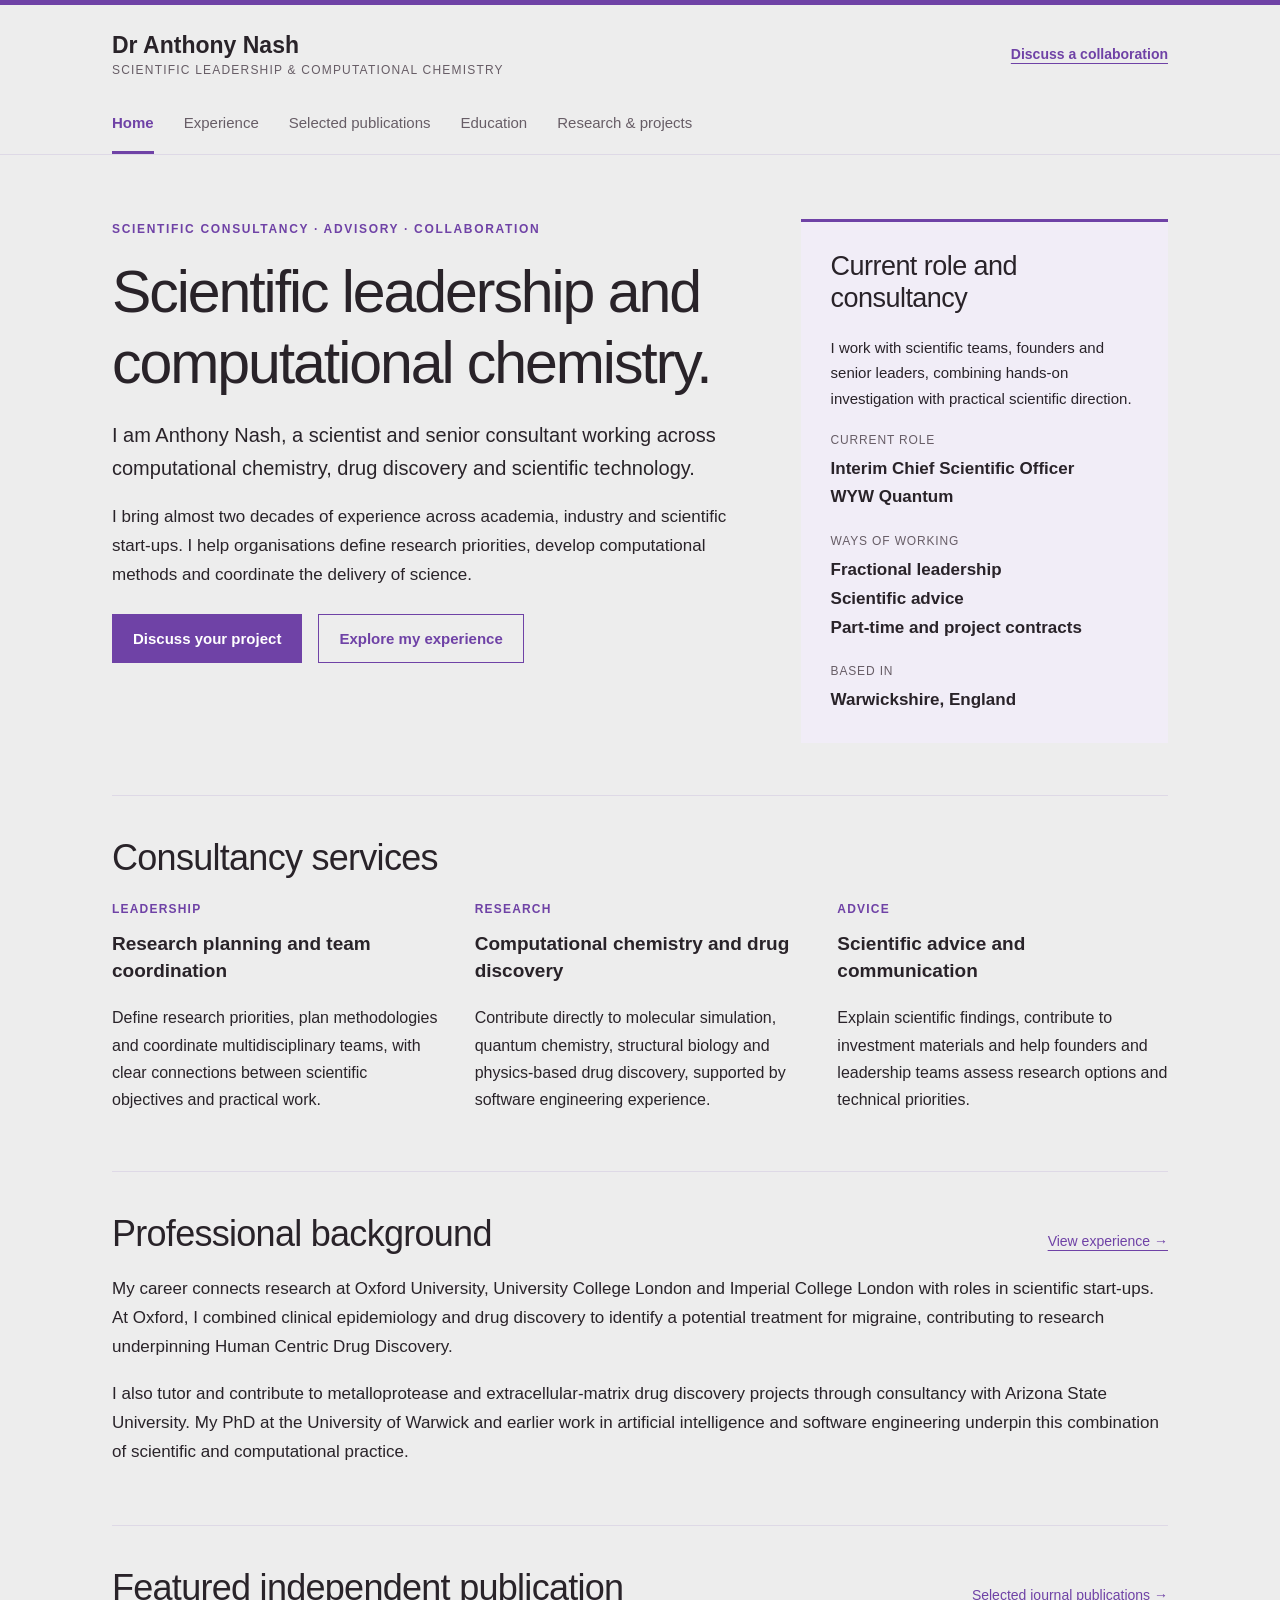
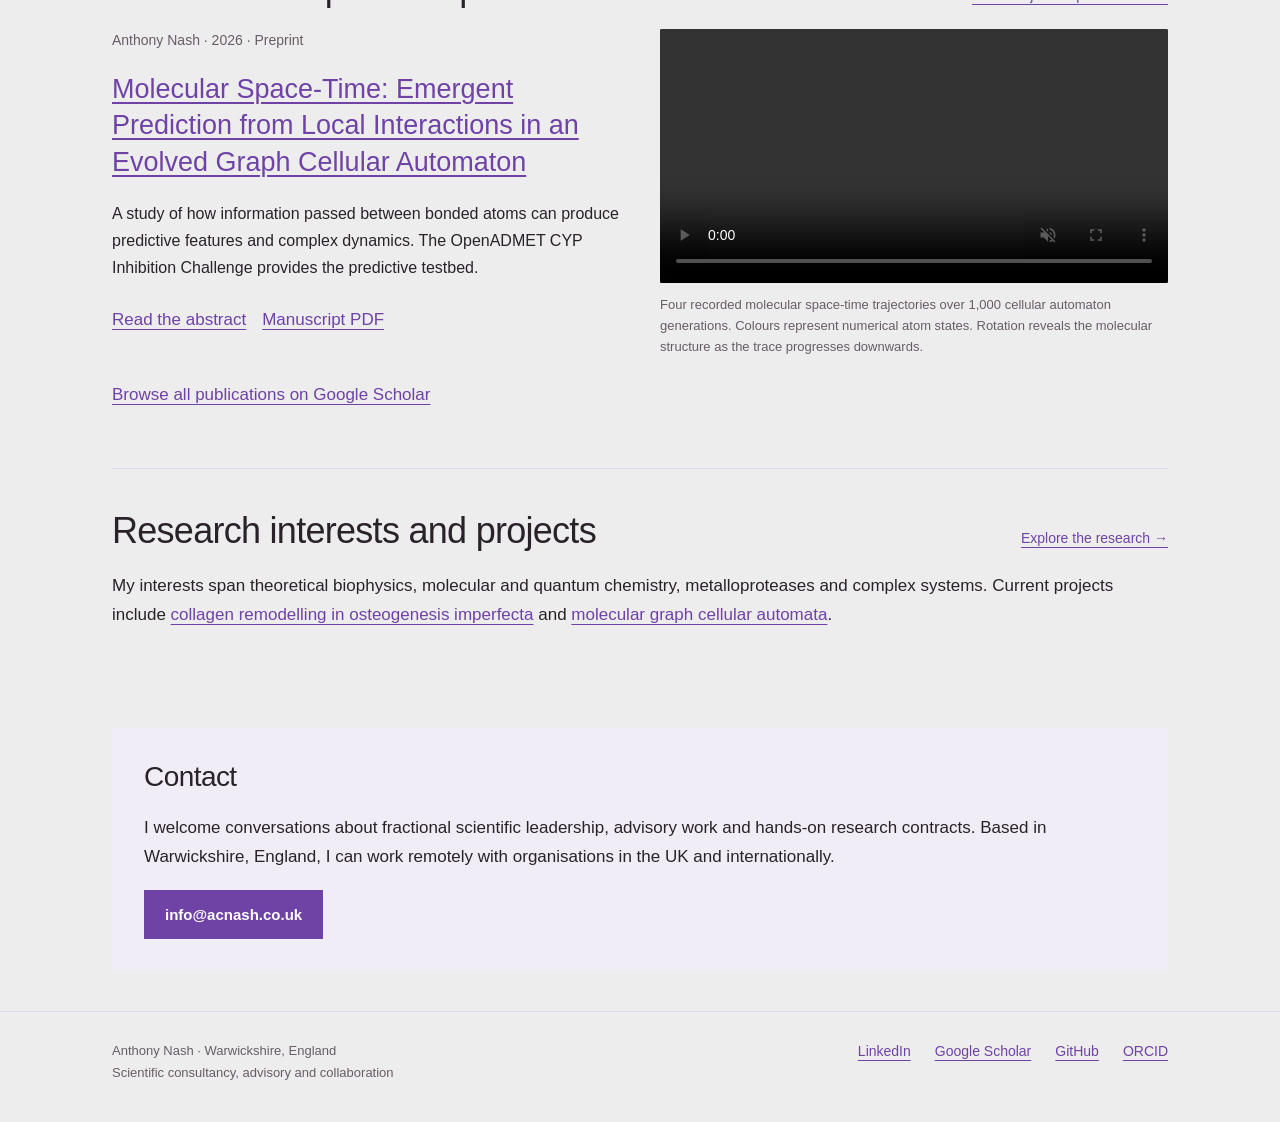
<file: index.html>
<!doctype html>
<html lang="en-GB"><head><meta charset="utf-8"><meta name="viewport" content="width=device-width, initial-scale=1">
<meta name="google-site-verification" content="pUQUqC7unUI2fWtByzZLzYiBhMAr6poU5VL-ZXD7ToI">
<title>Scientific leadership &amp; computational chemistry | Dr Anthony Nash</title><meta name="description" content="Dr Anthony Nash: fractional scientific leadership, consultancy and hands-on computational research in drug discovery and the life sciences.">
<link rel="canonical" href="https://acnash.github.io/"><link rel="stylesheet" href="assets/site.css?v=20261119-purple">
<meta property="og:title" content="Scientific leadership &amp; computational chemistry | Dr Anthony Nash"><meta property="og:description" content="Dr Anthony Nash: fractional scientific leadership, consultancy and hands-on computational research in drug discovery and the life sciences."><meta property="og:type" content="website"><meta property="og:url" content="https://acnash.github.io/">
</head><body><a class="skip" href="#main">Skip to content</a>
<header class="site-header"><div class="wrap"><div class="topline"><a class="brand" href="index.html">Dr Anthony Nash<small>Scientific leadership &amp; computational chemistry</small></a><a class="contact-link" href="mailto:info@acnash.co.uk">Discuss a collaboration</a></div><nav class="primary-nav" aria-label="Main navigation"><a href="index.html" aria-current="page">Home</a><a href="experience.html">Experience</a><a href="publications.html">Selected publications</a><a href="education.html">Education</a><a href="research.html">Research & projects</a></nav></div></header>
<main class="wrap" id="main">
<section class="hero"><div><p class="eyebrow">Scientific consultancy · Advisory · Collaboration</p><h1>Scientific leadership and computational chemistry.</h1><p class="lead">I am Anthony Nash, a scientist and senior consultant working across computational chemistry, drug discovery and scientific technology.</p><p>I bring almost two decades of experience across academia, industry and scientific start-ups. I help organisations define research priorities, develop computational methods and coordinate the delivery of science.</p><div class="actions"><a class="button" href="mailto:info@acnash.co.uk">Discuss your project</a><a class="button secondary" href="experience.html">Explore my experience</a></div></div><aside aria-label="Professional overview"><h2>Current role and consultancy</h2><p>I work with scientific teams, founders and senior leaders, combining hands-on investigation with practical scientific direction.</p><dl><dt>Current role</dt><dd>Interim Chief Scientific Officer<br>WYW Quantum</dd><dt>Ways of working</dt><dd>Fractional leadership<br>Scientific advice<br>Part-time and project contracts</dd><dt>Based in</dt><dd>Warwickshire, England</dd></dl></aside></section>
<section class="section" id="consulting"><h2>Consultancy services</h2><div class="columns"><div><span class="number">LEADERSHIP</span><h3>Research planning and team coordination</h3><p>Define research priorities, plan methodologies and coordinate multidisciplinary teams, with clear connections between scientific objectives and practical work.</p></div><div><span class="number">RESEARCH</span><h3>Computational chemistry and drug discovery</h3><p>Contribute directly to molecular simulation, quantum chemistry, structural biology and physics-based drug discovery, supported by software engineering experience.</p></div><div><span class="number">ADVICE</span><h3>Scientific advice and communication</h3><p>Explain scientific findings, contribute to investment materials and help founders and leadership teams assess research options and technical priorities.</p></div></div></section>
<section class="section" id="background"><div class="section-heading"><h2>Professional background</h2><a href="experience.html">View experience →</a></div><div class="reading"><p>My career connects research at Oxford University, University College London and Imperial College London with roles in scientific start-ups. At Oxford, I combined clinical epidemiology and drug discovery to identify a potential treatment for migraine, contributing to research underpinning Human Centric Drug Discovery.</p><p>I also tutor and contribute to metalloprotease and extracellular-matrix drug discovery projects through consultancy with Arizona State University. My PhD at the University of Warwick and earlier work in artificial intelligence and software engineering underpin this combination of scientific and computational practice.</p></div></section>
<section class="section" id="manuscript"><div class="section-heading"><h2>Featured independent publication</h2><a href="publications.html">Selected journal publications →</a></div><div class="feature"><div><p class="meta">Anthony Nash · 2026 · Preprint</p><h3><a href="https://acnash.github.io/Strange-Matter-Engine/">Molecular Space-Time: Emergent Prediction from Local Interactions in an Evolved Graph Cellular Automaton</a></h3><p>A study of how information passed between bonded atoms can produce predictive features and complex dynamics. The OpenADMET CYP Inhibition Challenge provides the predictive testbed.</p><div class="actions"><a href="https://acnash.github.io/Strange-Matter-Engine/">Read the abstract</a><a href="https://acnash.github.io/Strange-Matter-Engine/molecular-space-time.pdf">Manuscript PDF</a></div></div><figure><video controls autoplay muted loop playsinline preload="metadata" aria-label="Four recorded molecular space-time trajectories" aria-describedby="trajectory-caption"><source src="assets/molecular-space-time-four-trajectories.mp4" type="video/mp4"><p><a href="assets/molecular-space-time-four-trajectories.mp4">Watch the molecular space-time trajectories.</a></p></video><figcaption id="trajectory-caption">Four recorded molecular space-time trajectories over 1,000 cellular automaton generations. Colours represent numerical atom states. Rotation reveals the molecular structure as the trace progresses downwards.</figcaption></figure></div><p style="margin-top:24px"><a href="https://scholar.google.com/citations?user=MZcEEh0AAAAJ&amp;hl=en">Browse all publications on Google Scholar</a></p></section>
<section class="section" id="research"><div class="section-heading"><h2>Research interests and projects</h2><a href="research.html">Explore the research →</a></div><p class="reading">My interests span theoretical biophysics, molecular and quantum chemistry, metalloproteases and complex systems. Current projects include <a href="https://github.com/acnash/mmp1-collagen-oi-adaptive-md">collagen remodelling in osteogenesis imperfecta</a> and <a href="https://github.com/acnash/Strange-Matter-Engine">molecular graph cellular automata</a>.</p></section>
<section class="contact-panel" id="contact"><h2>Contact</h2><p>I welcome conversations about fractional scientific leadership, advisory work and hands-on research contracts. Based in Warwickshire, England, I can work remotely with organisations in the UK and internationally.</p><a class="button" href="mailto:info@acnash.co.uk">info@acnash.co.uk</a></section></main>
<footer class="site-footer"><div class="wrap"><p>Anthony Nash · Warwickshire, England<br>Scientific consultancy, advisory and collaboration</p><div class="profiles"><a href="https://www.linkedin.com/in/dr-anthony-nash-7050078/">LinkedIn</a><a href="https://scholar.google.com/citations?user=MZcEEh0AAAAJ&amp;hl=en">Google Scholar</a><a href="https://github.com/acnash">GitHub</a><a href="https://orcid.org/0000-0001-8212-0302">ORCID</a></div></div></footer>
</body></html>
</file>
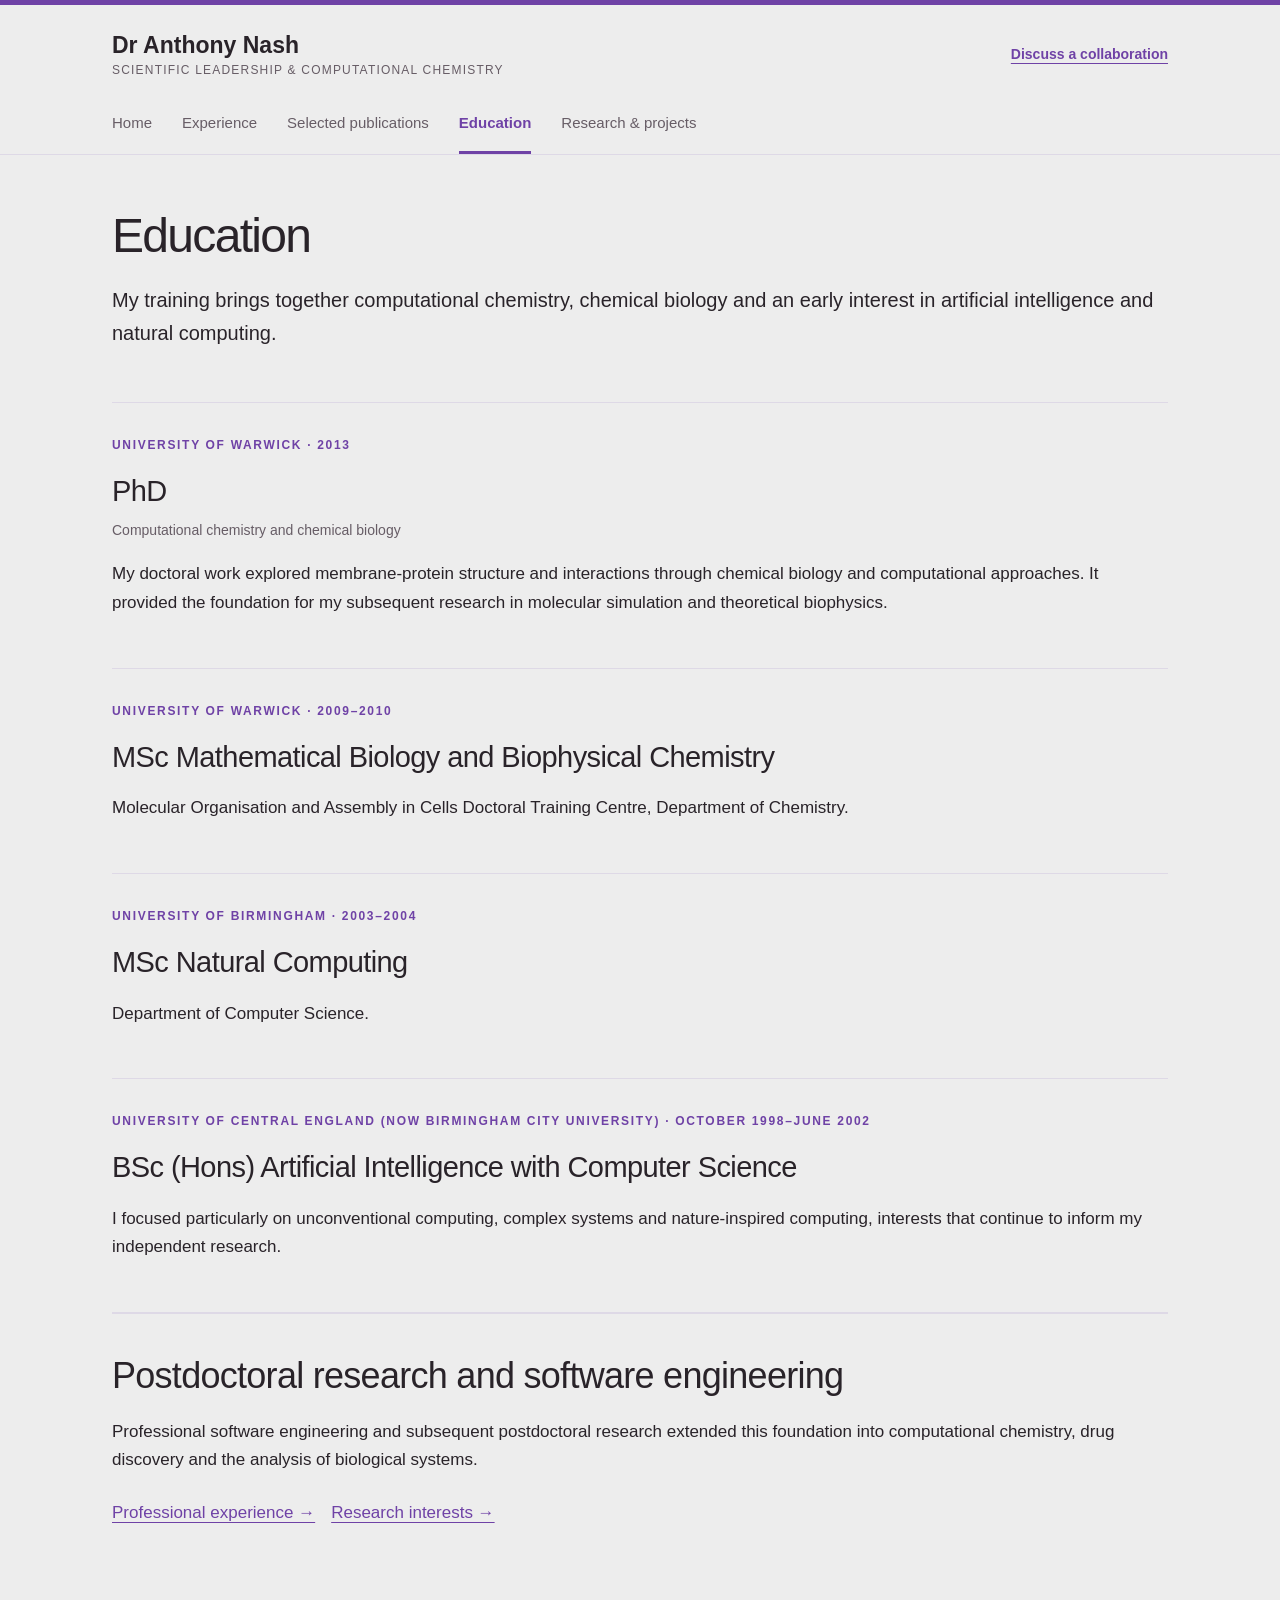
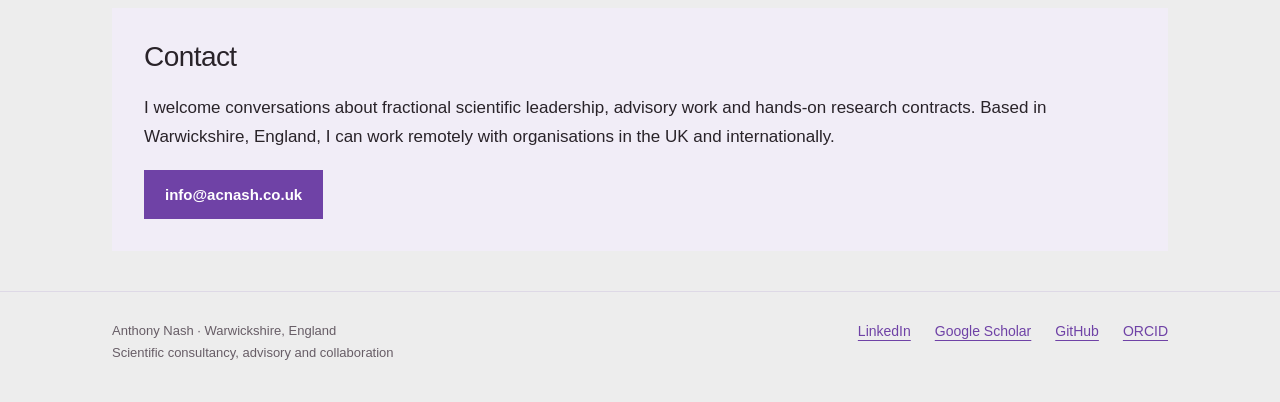
<file: education.html>
<!doctype html>
<html lang="en-GB"><head><meta charset="utf-8"><meta name="viewport" content="width=device-width, initial-scale=1">
<meta name="google-site-verification" content="pUQUqC7unUI2fWtByzZLzYiBhMAr6poU5VL-ZXD7ToI">
<title>Education | Dr Anthony Nash</title><meta name="description" content="Education of Dr Anthony Nash: PhD, MSc Mathematical Biology and Biophysical Chemistry, MSc Natural Computing and undergraduate study in artificial intelligence.">
<link rel="canonical" href="https://acnash.github.io/education.html"><link rel="stylesheet" href="assets/site.css?v=20261119-purple">
<meta property="og:title" content="Education | Dr Anthony Nash"><meta property="og:description" content="Education of Dr Anthony Nash: PhD, MSc Mathematical Biology and Biophysical Chemistry, MSc Natural Computing and undergraduate study in artificial intelligence."><meta property="og:type" content="website"><meta property="og:url" content="https://acnash.github.io/education.html">
</head><body><a class="skip" href="#main">Skip to content</a>
<header class="site-header"><div class="wrap"><div class="topline"><a class="brand" href="index.html">Dr Anthony Nash<small>Scientific leadership &amp; computational chemistry</small></a><a class="contact-link" href="mailto:info@acnash.co.uk">Discuss a collaboration</a></div><nav class="primary-nav" aria-label="Main navigation"><a href="index.html">Home</a><a href="experience.html">Experience</a><a href="publications.html">Selected publications</a><a href="education.html" aria-current="page">Education</a><a href="research.html">Research & projects</a></nav></div></header>
<main class="wrap" id="main"><header class="page-intro"><h1>Education</h1><p class="lead">My training brings together computational chemistry, chemical biology and an early interest in artificial intelligence and natural computing.</p></header><article class="education-record"><p class="eyebrow">University of Warwick · 2013</p><h2>PhD</h2><p class="meta">Computational chemistry and chemical biology</p><p>My doctoral work explored membrane-protein structure and interactions through chemical biology and computational approaches. It provided the foundation for my subsequent research in molecular simulation and theoretical biophysics.</p></article><article class="education-record"><p class="eyebrow">University of Warwick · 2009–2010</p><h2>MSc Mathematical Biology and Biophysical Chemistry</h2><p>Molecular Organisation and Assembly in Cells Doctoral Training Centre, Department of Chemistry.</p></article><article class="education-record"><p class="eyebrow">University of Birmingham · 2003–2004</p><h2>MSc Natural Computing</h2><p>Department of Computer Science.</p></article><article class="education-record"><p class="eyebrow">University of Central England (now Birmingham City University) · October 1998–June 2002</p><h2>BSc (Hons) Artificial Intelligence with Computer Science</h2><p>I focused particularly on unconventional computing, complex systems and nature-inspired computing, interests that continue to inform my independent research.</p></article><section class="section reading"><h2>Postdoctoral research and software engineering</h2><p>Professional software engineering and subsequent postdoctoral research extended this foundation into computational chemistry, drug discovery and the analysis of biological systems.</p><div class="actions"><a href="experience.html">Professional experience →</a><a href="research.html">Research interests →</a></div></section><section class="contact-panel" id="contact"><h2>Contact</h2><p>I welcome conversations about fractional scientific leadership, advisory work and hands-on research contracts. Based in Warwickshire, England, I can work remotely with organisations in the UK and internationally.</p><a class="button" href="mailto:info@acnash.co.uk">info@acnash.co.uk</a></section></main>
<footer class="site-footer"><div class="wrap"><p>Anthony Nash · Warwickshire, England<br>Scientific consultancy, advisory and collaboration</p><div class="profiles"><a href="https://www.linkedin.com/in/dr-anthony-nash-7050078/">LinkedIn</a><a href="https://scholar.google.com/citations?user=MZcEEh0AAAAJ&amp;hl=en">Google Scholar</a><a href="https://github.com/acnash">GitHub</a><a href="https://orcid.org/0000-0001-8212-0302">ORCID</a></div></div></footer>
</body></html>
</file>
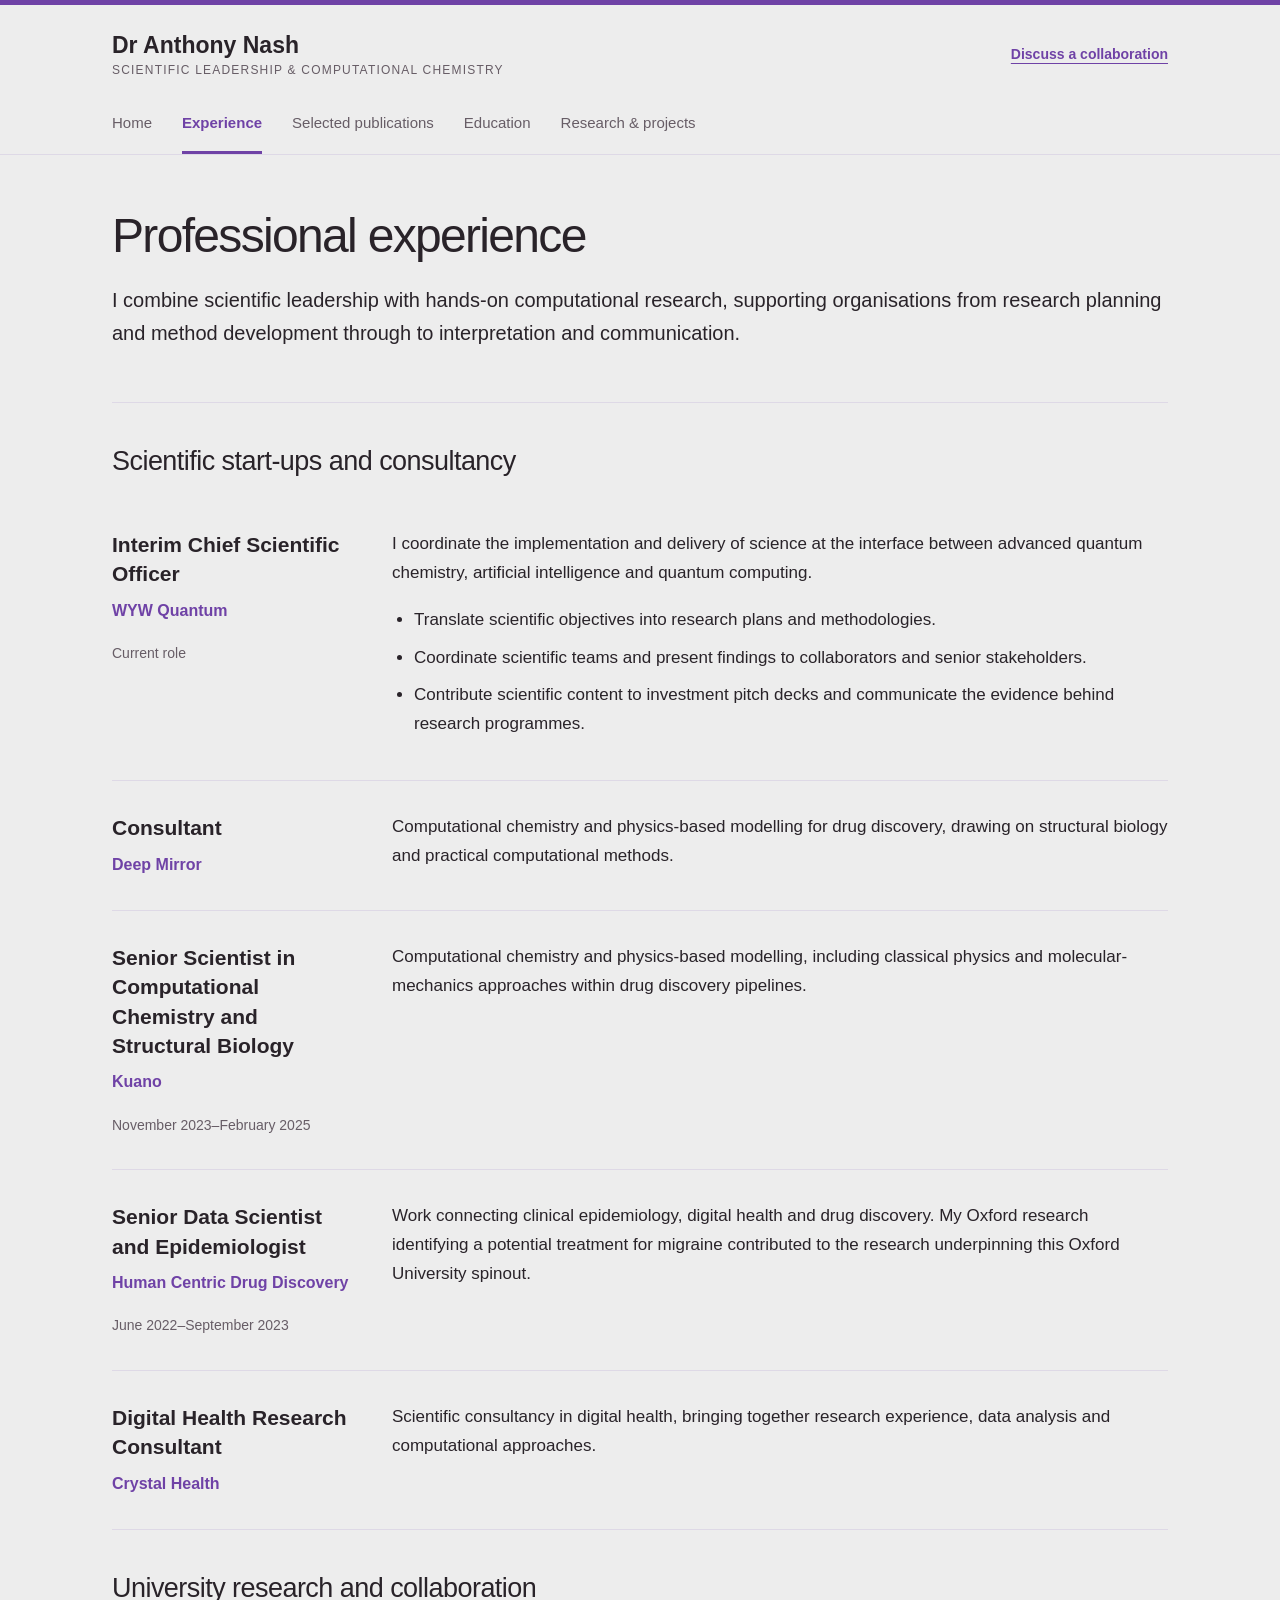
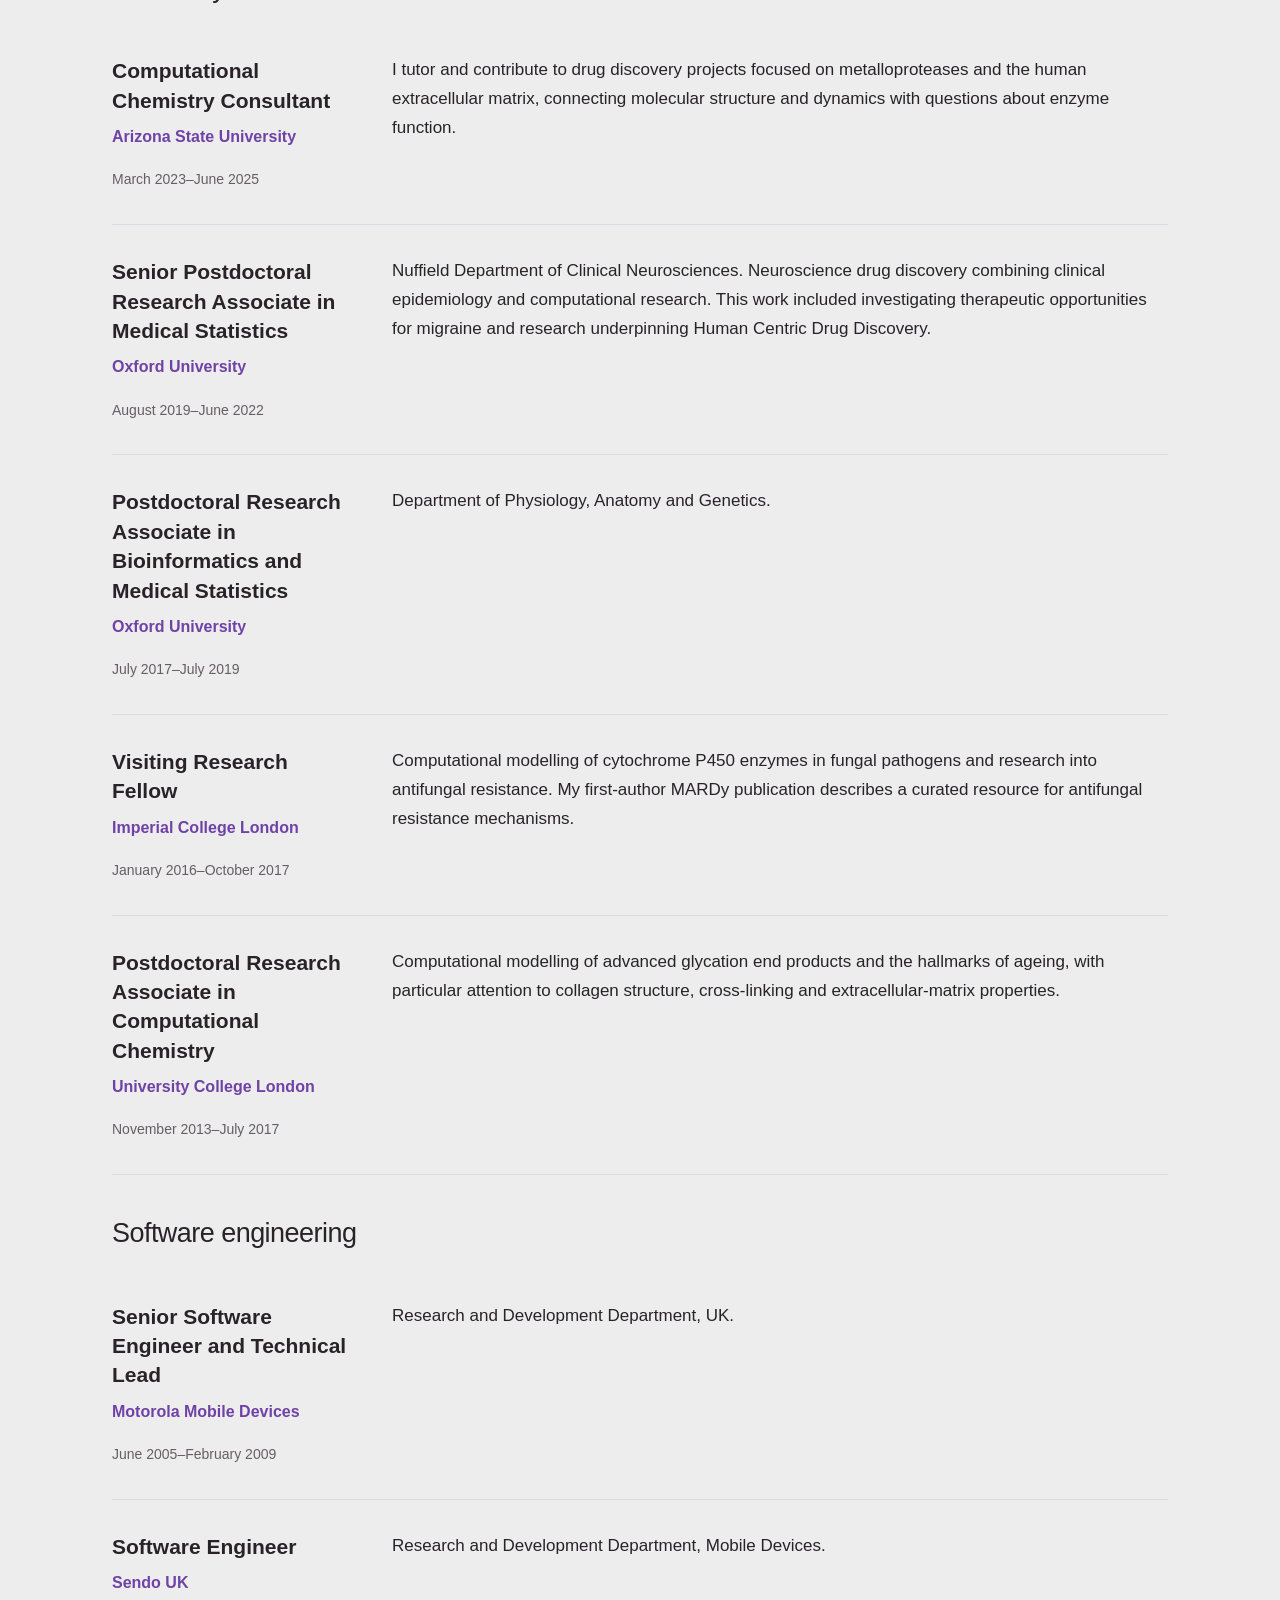
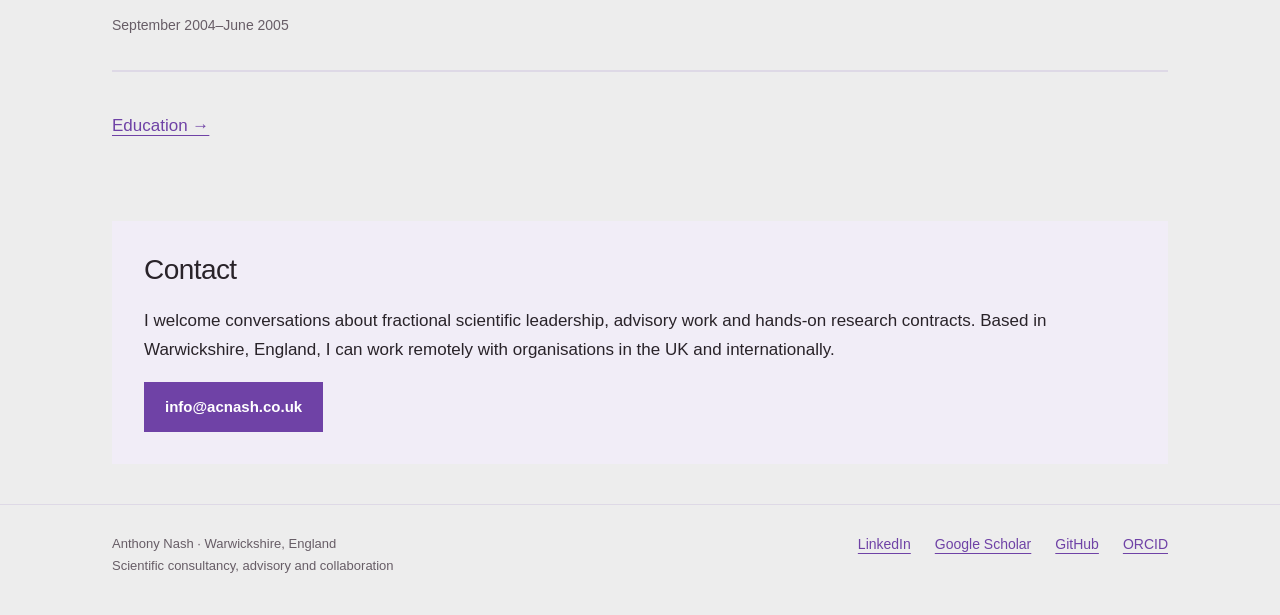
<file: experience.html>
<!doctype html>
<html lang="en-GB"><head><meta charset="utf-8"><meta name="viewport" content="width=device-width, initial-scale=1">
<meta name="google-site-verification" content="pUQUqC7unUI2fWtByzZLzYiBhMAr6poU5VL-ZXD7ToI">
<title>Experience | Dr Anthony Nash</title><meta name="description" content="Scientific leadership, start-up consultancy and academic research experience of Dr Anthony Nash.">
<link rel="canonical" href="https://acnash.github.io/experience.html"><link rel="stylesheet" href="assets/site.css?v=20261119-purple">
<meta property="og:title" content="Experience | Dr Anthony Nash"><meta property="og:description" content="Scientific leadership, start-up consultancy and academic research experience of Dr Anthony Nash."><meta property="og:type" content="website"><meta property="og:url" content="https://acnash.github.io/experience.html">
</head><body><a class="skip" href="#main">Skip to content</a>
<header class="site-header"><div class="wrap"><div class="topline"><a class="brand" href="index.html">Dr Anthony Nash<small>Scientific leadership &amp; computational chemistry</small></a><a class="contact-link" href="mailto:info@acnash.co.uk">Discuss a collaboration</a></div><nav class="primary-nav" aria-label="Main navigation"><a href="index.html">Home</a><a href="experience.html" aria-current="page">Experience</a><a href="publications.html">Selected publications</a><a href="education.html">Education</a><a href="research.html">Research & projects</a></nav></div></header>
<main class="wrap" id="main"><header class="page-intro"><h1>Professional experience</h1><p class="lead">I combine scientific leadership with hands-on computational research, supporting organisations from research planning and method development through to interpretation and communication.</p></header><h2 class="section-label">Scientific start-ups and consultancy</h2><article class="role"><div><h3>Interim Chief Scientific Officer</h3><p class="organisation">WYW Quantum</p><p class="role-note">Current role</p></div><div><p>I coordinate the implementation and delivery of science at the interface between advanced quantum chemistry, artificial intelligence and quantum computing.</p><ul><li>Translate scientific objectives into research plans and methodologies.</li><li>Coordinate scientific teams and present findings to collaborators and senior stakeholders.</li><li>Contribute scientific content to investment pitch decks and communicate the evidence behind research programmes.</li></ul></div></article><article class="role"><div><h3>Consultant</h3><p class="organisation">Deep Mirror</p></div><div><p>Computational chemistry and physics-based modelling for drug discovery, drawing on structural biology and practical computational methods.</p></div></article><article class="role"><div><h3>Senior Scientist in Computational Chemistry and Structural Biology</h3><p class="organisation">Kuano</p><p class="role-note">November 2023–February 2025</p></div><div><p>Computational chemistry and physics-based modelling, including classical physics and molecular-mechanics approaches within drug discovery pipelines.</p></div></article><article class="role"><div><h3>Senior Data Scientist and Epidemiologist</h3><p class="organisation">Human Centric Drug Discovery</p><p class="role-note">June 2022–September 2023</p></div><div><p>Work connecting clinical epidemiology, digital health and drug discovery. My Oxford research identifying a potential treatment for migraine contributed to the research underpinning this Oxford University spinout.</p></div></article><article class="role"><div><h3>Digital Health Research Consultant</h3><p class="organisation">Crystal Health</p></div><div><p>Scientific consultancy in digital health, bringing together research experience, data analysis and computational approaches.</p></div></article><h2 class="section-label">University research and collaboration</h2><article class="role"><div><h3>Computational Chemistry Consultant</h3><p class="organisation">Arizona State University</p><p class="role-note">March 2023–June 2025</p></div><div><p>I tutor and contribute to drug discovery projects focused on metalloproteases and the human extracellular matrix, connecting molecular structure and dynamics with questions about enzyme function.</p></div></article><article class="role"><div><h3>Senior Postdoctoral Research Associate in Medical Statistics</h3><p class="organisation">Oxford University</p><p class="role-note">August 2019–June 2022</p></div><div><p>Nuffield Department of Clinical Neurosciences. Neuroscience drug discovery combining clinical epidemiology and computational research. This work included investigating therapeutic opportunities for migraine and research underpinning Human Centric Drug Discovery.</p></div></article><article class="role"><div><h3>Postdoctoral Research Associate in Bioinformatics and Medical Statistics</h3><p class="organisation">Oxford University</p><p class="role-note">July 2017–July 2019</p></div><div><p>Department of Physiology, Anatomy and Genetics.</p></div></article><article class="role"><div><h3>Visiting Research Fellow</h3><p class="organisation">Imperial College London</p><p class="role-note">January 2016–October 2017</p></div><div><p>Computational modelling of cytochrome P450 enzymes in fungal pathogens and research into antifungal resistance. My first-author MARDy publication describes a curated resource for antifungal resistance mechanisms.</p></div></article><article class="role"><div><h3>Postdoctoral Research Associate in Computational Chemistry</h3><p class="organisation">University College London</p><p class="role-note">November 2013–July 2017</p></div><div><p>Computational modelling of advanced glycation end products and the hallmarks of ageing, with particular attention to collagen structure, cross-linking and extracellular-matrix properties.</p></div></article><h2 class="section-label">Software engineering</h2><article class="role"><div><h3>Senior Software Engineer and Technical Lead</h3><p class="organisation">Motorola Mobile Devices</p><p class="role-note">June 2005–February 2009</p></div><div><p>Research and Development Department, UK.</p></div></article><article class="role"><div><h3>Software Engineer</h3><p class="organisation">Sendo UK</p><p class="role-note">September 2004–June 2005</p></div><div><p>Research and Development Department, Mobile Devices.</p></div></article><section class="section"><a href="education.html">Education →</a></section><section class="contact-panel" id="contact"><h2>Contact</h2><p>I welcome conversations about fractional scientific leadership, advisory work and hands-on research contracts. Based in Warwickshire, England, I can work remotely with organisations in the UK and internationally.</p><a class="button" href="mailto:info@acnash.co.uk">info@acnash.co.uk</a></section></main>
<footer class="site-footer"><div class="wrap"><p>Anthony Nash · Warwickshire, England<br>Scientific consultancy, advisory and collaboration</p><div class="profiles"><a href="https://www.linkedin.com/in/dr-anthony-nash-7050078/">LinkedIn</a><a href="https://scholar.google.com/citations?user=MZcEEh0AAAAJ&amp;hl=en">Google Scholar</a><a href="https://github.com/acnash">GitHub</a><a href="https://orcid.org/0000-0001-8212-0302">ORCID</a></div></div></footer>
</body></html>
</file>
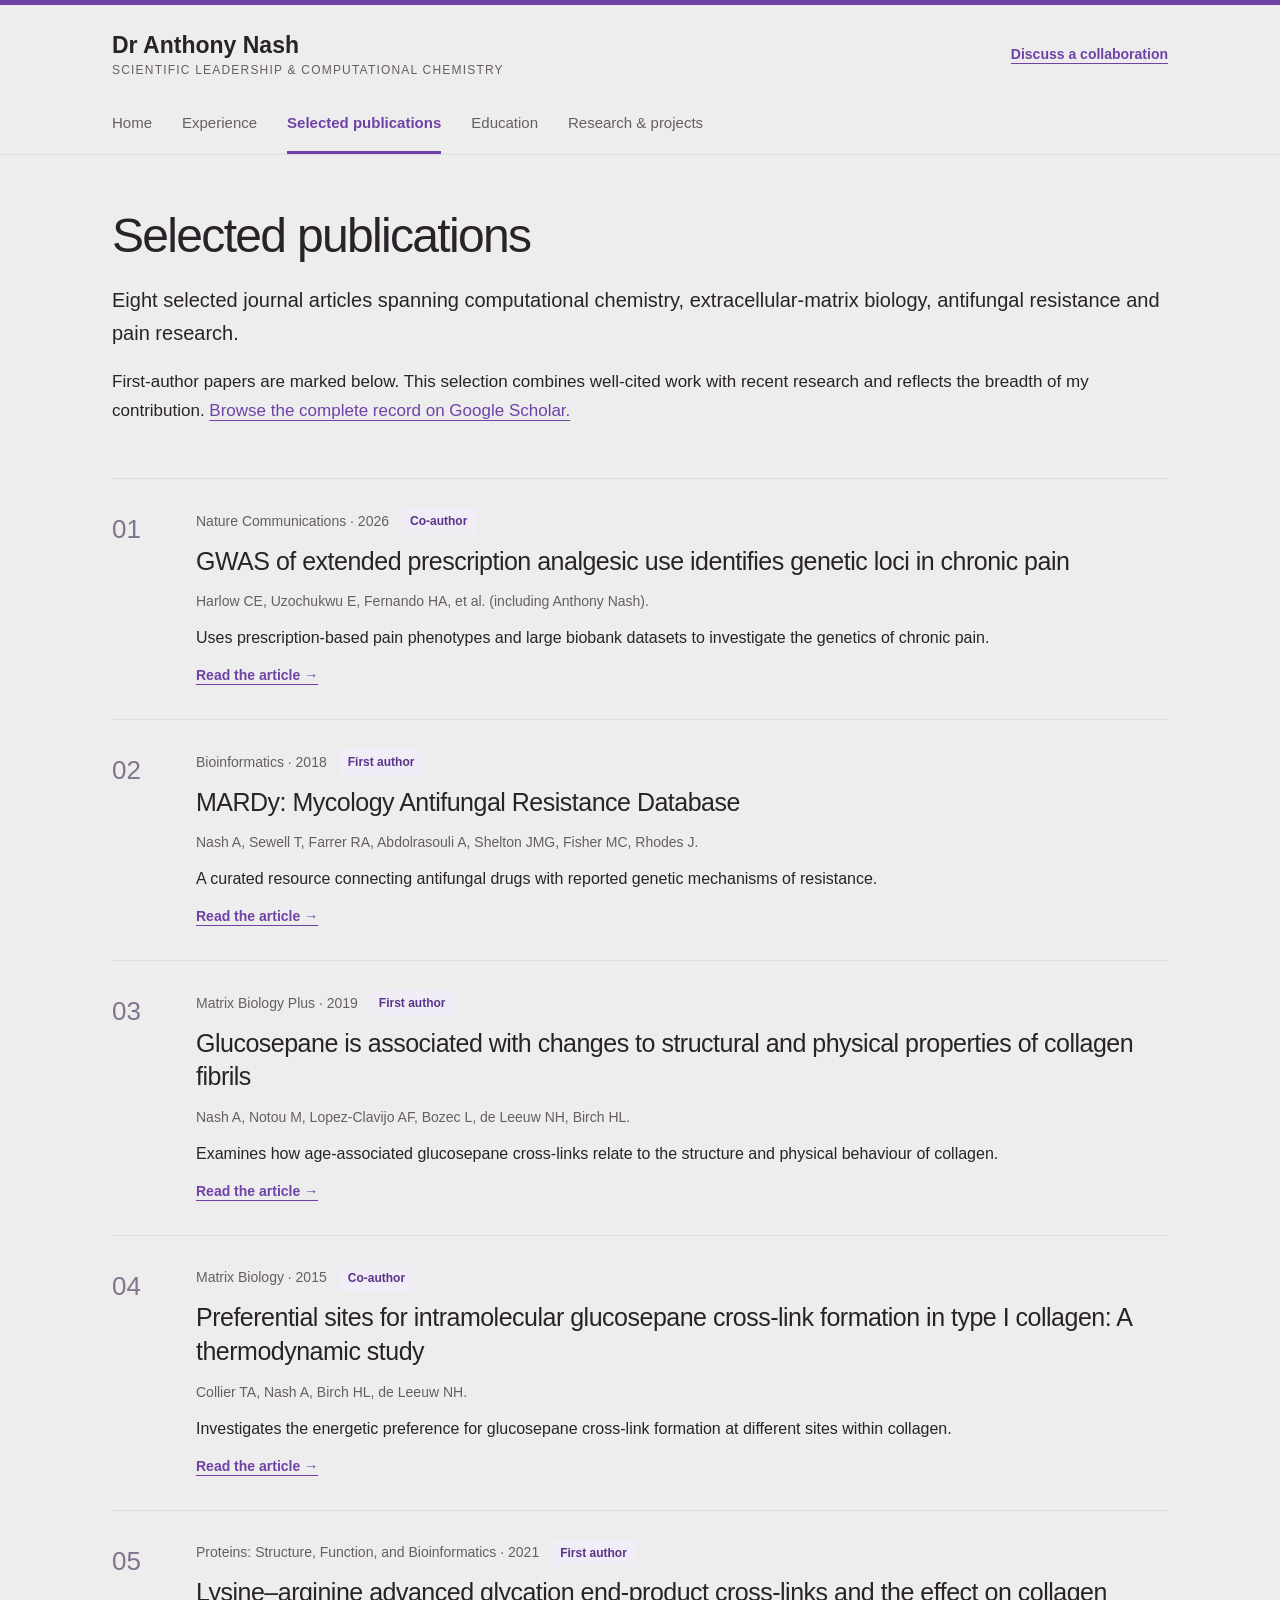
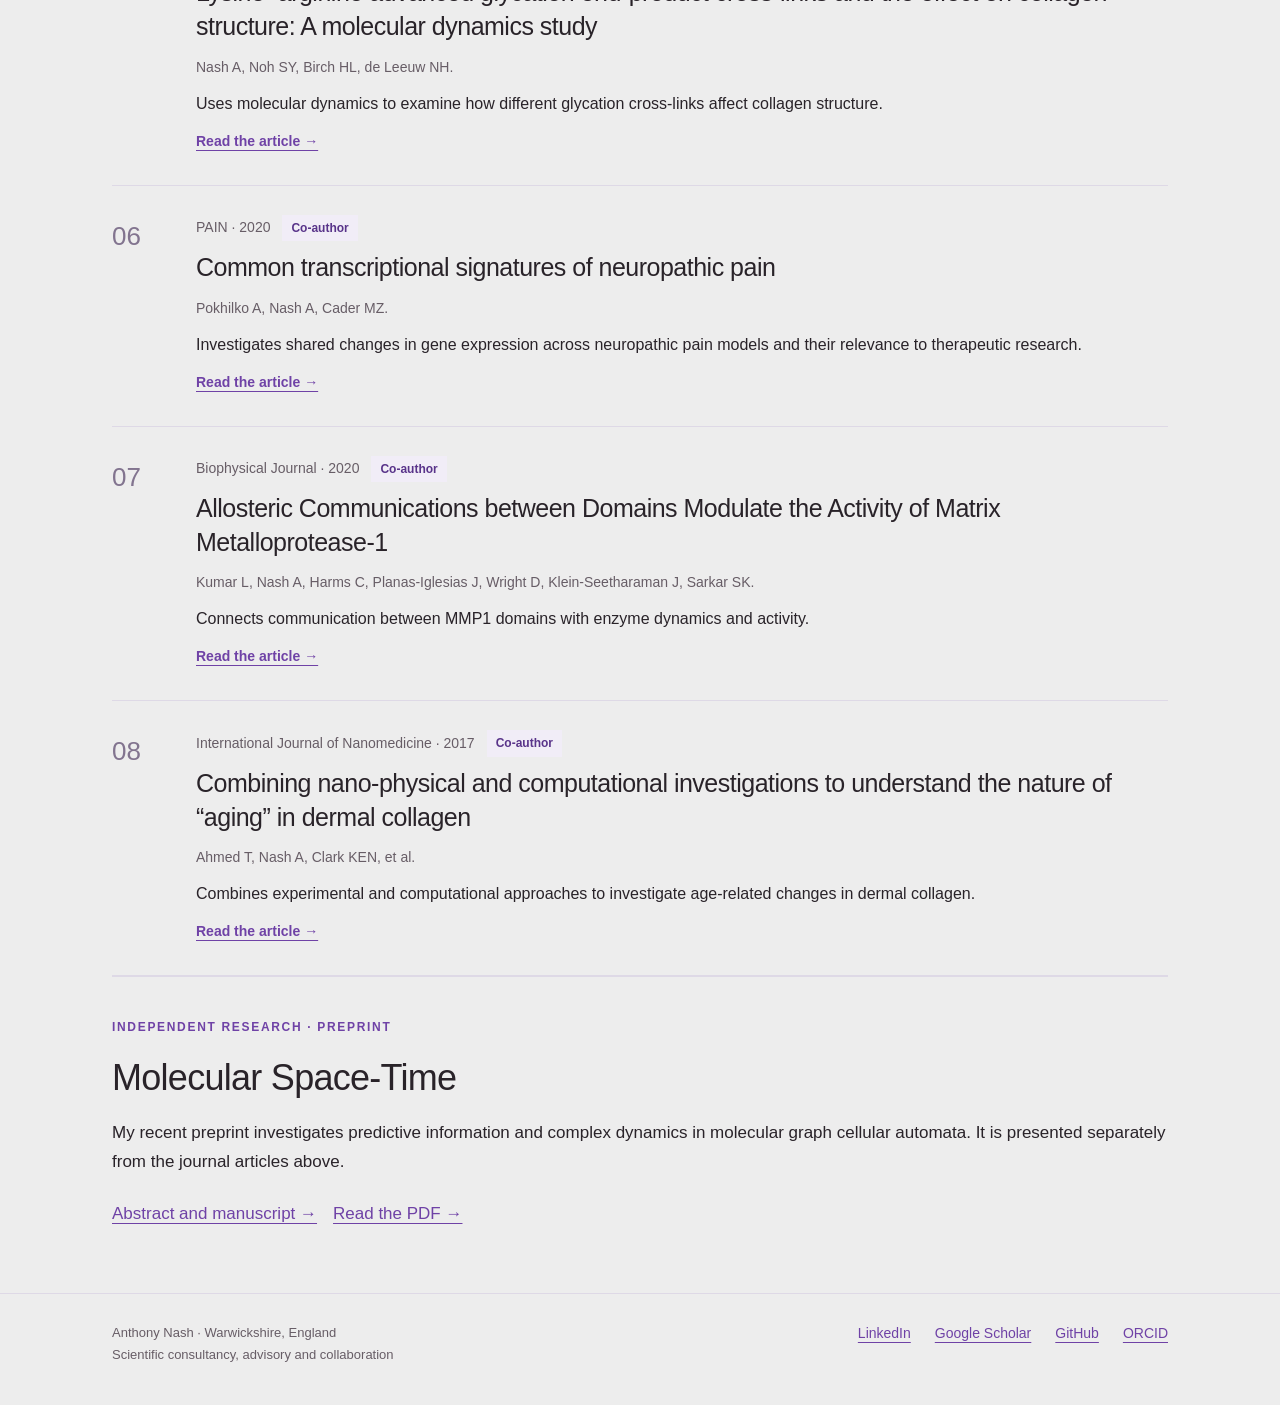
<file: publications.html>
<!doctype html>
<html lang="en-GB"><head><meta charset="utf-8"><meta name="viewport" content="width=device-width, initial-scale=1">
<meta name="google-site-verification" content="pUQUqC7unUI2fWtByzZLzYiBhMAr6poU5VL-ZXD7ToI">
<title>Selected publications | Dr Anthony Nash</title><meta name="description" content="Eight selected journal publications by Anthony Nash, including first-author research in Bioinformatics, Matrix Biology Plus and Proteins.">
<link rel="canonical" href="https://acnash.github.io/publications.html"><link rel="stylesheet" href="assets/site.css?v=20261119-purple">
<meta property="og:title" content="Selected publications | Dr Anthony Nash"><meta property="og:description" content="Eight selected journal publications by Anthony Nash, including first-author research in Bioinformatics, Matrix Biology Plus and Proteins."><meta property="og:type" content="website"><meta property="og:url" content="https://acnash.github.io/publications.html">
</head><body><a class="skip" href="#main">Skip to content</a>
<header class="site-header"><div class="wrap"><div class="topline"><a class="brand" href="index.html">Dr Anthony Nash<small>Scientific leadership &amp; computational chemistry</small></a><a class="contact-link" href="mailto:info@acnash.co.uk">Discuss a collaboration</a></div><nav class="primary-nav" aria-label="Main navigation"><a href="index.html">Home</a><a href="experience.html">Experience</a><a href="publications.html" aria-current="page">Selected publications</a><a href="education.html">Education</a><a href="research.html">Research & projects</a></nav></div></header>
<main class="wrap" id="main"><header class="page-intro"><h1>Selected publications</h1><p class="lead">Eight selected journal articles spanning computational chemistry, extracellular-matrix biology, antifungal resistance and pain research.</p><p>First-author papers are marked below. This selection combines well-cited work with recent research and reflects the breadth of my contribution. <a href="https://scholar.google.com/citations?user=MZcEEh0AAAAJ&amp;hl=en">Browse the complete record on Google Scholar.</a></p></header><ol class="publication-list"><li><span class="pub-num" aria-hidden="true">01</span><article><div class="pub-top"><span>Nature Communications · 2026</span><span class="badge">Co-author</span></div><h2><a href="https://doi.org/10.1038/s41467-026-71434-8">GWAS of extended prescription analgesic use identifies genetic loci in chronic pain</a></h2><p class="authors">Harlow CE, Uzochukwu E, Fernando HA, et al. (including Anthony Nash).</p><p>Uses prescription-based pain phenotypes and large biobank datasets to investigate the genetics of chronic pain.</p><a class="paper-link" href="https://doi.org/10.1038/s41467-026-71434-8">Read the article →</a></article></li><li><span class="pub-num" aria-hidden="true">02</span><article><div class="pub-top"><span>Bioinformatics · 2018</span><span class="badge">First author</span></div><h2><a href="https://doi.org/10.1093/bioinformatics/bty321">MARDy: Mycology Antifungal Resistance Database</a></h2><p class="authors">Nash A, Sewell T, Farrer RA, Abdolrasouli A, Shelton JMG, Fisher MC, Rhodes J.</p><p>A curated resource connecting antifungal drugs with reported genetic mechanisms of resistance.</p><a class="paper-link" href="https://doi.org/10.1093/bioinformatics/bty321">Read the article →</a></article></li><li><span class="pub-num" aria-hidden="true">03</span><article><div class="pub-top"><span>Matrix Biology Plus · 2019</span><span class="badge">First author</span></div><h2><a href="https://doi.org/10.1016/j.mbplus.2019.100013">Glucosepane is associated with changes to structural and physical properties of collagen fibrils</a></h2><p class="authors">Nash A, Notou M, Lopez-Clavijo AF, Bozec L, de Leeuw NH, Birch HL.</p><p>Examines how age-associated glucosepane cross-links relate to the structure and physical behaviour of collagen.</p><a class="paper-link" href="https://doi.org/10.1016/j.mbplus.2019.100013">Read the article →</a></article></li><li><span class="pub-num" aria-hidden="true">04</span><article><div class="pub-top"><span>Matrix Biology · 2015</span><span class="badge">Co-author</span></div><h2><a href="https://doi.org/10.1016/j.matbio.2015.06.001">Preferential sites for intramolecular glucosepane cross-link formation in type I collagen: A thermodynamic study</a></h2><p class="authors">Collier TA, Nash A, Birch HL, de Leeuw NH.</p><p>Investigates the energetic preference for glucosepane cross-link formation at different sites within collagen.</p><a class="paper-link" href="https://doi.org/10.1016/j.matbio.2015.06.001">Read the article →</a></article></li><li><span class="pub-num" aria-hidden="true">05</span><article><div class="pub-top"><span>Proteins: Structure, Function, and Bioinformatics · 2021</span><span class="badge">First author</span></div><h2><a href="https://doi.org/10.1002/prot.26036">Lysine–arginine advanced glycation end-product cross-links and the effect on collagen structure: A molecular dynamics study</a></h2><p class="authors">Nash A, Noh SY, Birch HL, de Leeuw NH.</p><p>Uses molecular dynamics to examine how different glycation cross-links affect collagen structure.</p><a class="paper-link" href="https://doi.org/10.1002/prot.26036">Read the article →</a></article></li><li><span class="pub-num" aria-hidden="true">06</span><article><div class="pub-top"><span>PAIN · 2020</span><span class="badge">Co-author</span></div><h2><a href="https://doi.org/10.1097/j.pain.0000000000001847">Common transcriptional signatures of neuropathic pain</a></h2><p class="authors">Pokhilko A, Nash A, Cader MZ.</p><p>Investigates shared changes in gene expression across neuropathic pain models and their relevance to therapeutic research.</p><a class="paper-link" href="https://doi.org/10.1097/j.pain.0000000000001847">Read the article →</a></article></li><li><span class="pub-num" aria-hidden="true">07</span><article><div class="pub-top"><span>Biophysical Journal · 2020</span><span class="badge">Co-author</span></div><h2><a href="https://doi.org/10.1016/j.bpj.2020.06.010">Allosteric Communications between Domains Modulate the Activity of Matrix Metalloprotease-1</a></h2><p class="authors">Kumar L, Nash A, Harms C, Planas-Iglesias J, Wright D, Klein-Seetharaman J, Sarkar SK.</p><p>Connects communication between MMP1 domains with enzyme dynamics and activity.</p><a class="paper-link" href="https://doi.org/10.1016/j.bpj.2020.06.010">Read the article →</a></article></li><li><span class="pub-num" aria-hidden="true">08</span><article><div class="pub-top"><span>International Journal of Nanomedicine · 2017</span><span class="badge">Co-author</span></div><h2><a href="https://doi.org/10.2147/IJN.S121400">Combining nano-physical and computational investigations to understand the nature of “aging” in dermal collagen</a></h2><p class="authors">Ahmed T, Nash A, Clark KEN, et al.</p><p>Combines experimental and computational approaches to investigate age-related changes in dermal collagen.</p><a class="paper-link" href="https://doi.org/10.2147/IJN.S121400">Read the article →</a></article></li></ol><section class="section"><p class="eyebrow">Independent research · Preprint</p><h2>Molecular Space-Time</h2><p class="reading">My recent preprint investigates predictive information and complex dynamics in molecular graph cellular automata. It is presented separately from the journal articles above.</p><div class="actions"><a href="https://acnash.github.io/Strange-Matter-Engine/">Abstract and manuscript →</a><a href="https://acnash.github.io/Strange-Matter-Engine/molecular-space-time.pdf">Read the PDF →</a></div></section></main>
<footer class="site-footer"><div class="wrap"><p>Anthony Nash · Warwickshire, England<br>Scientific consultancy, advisory and collaboration</p><div class="profiles"><a href="https://www.linkedin.com/in/dr-anthony-nash-7050078/">LinkedIn</a><a href="https://scholar.google.com/citations?user=MZcEEh0AAAAJ&amp;hl=en">Google Scholar</a><a href="https://github.com/acnash">GitHub</a><a href="https://orcid.org/0000-0001-8212-0302">ORCID</a></div></div></footer>
</body></html>
</file>
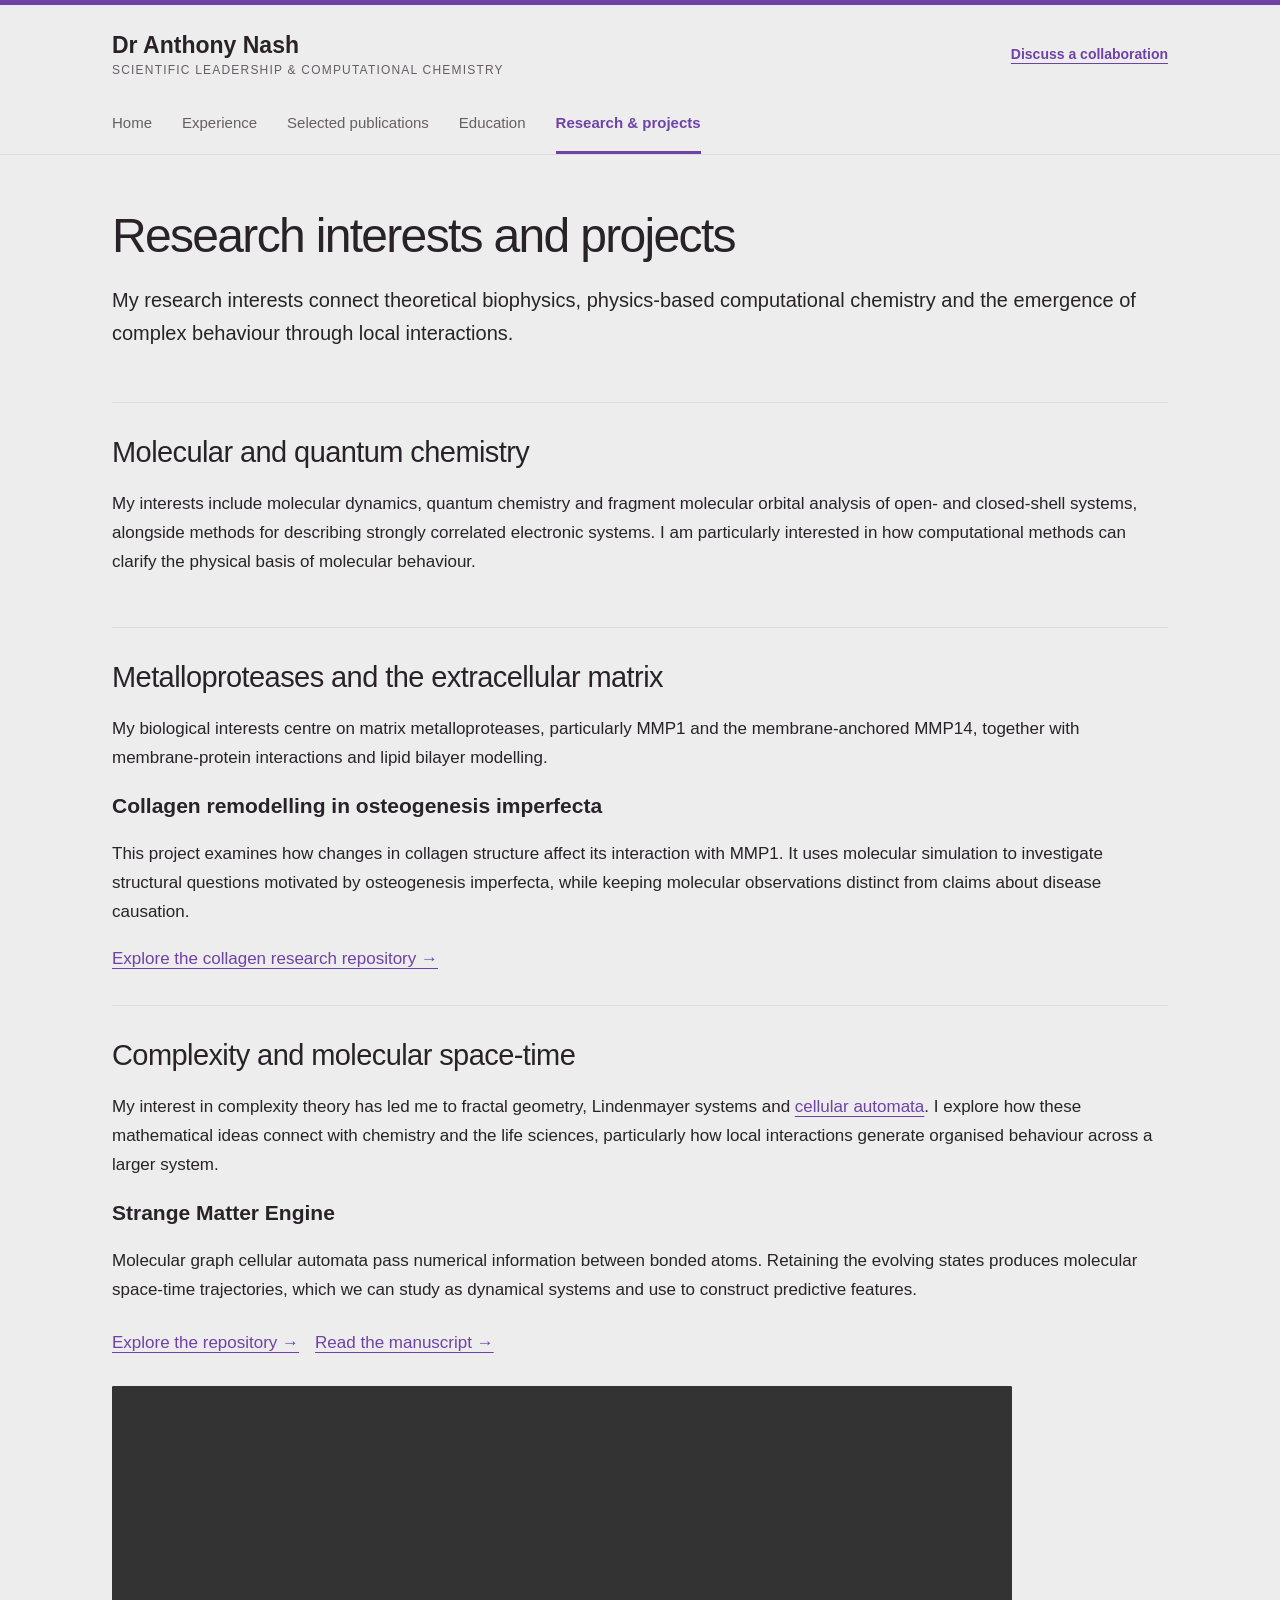
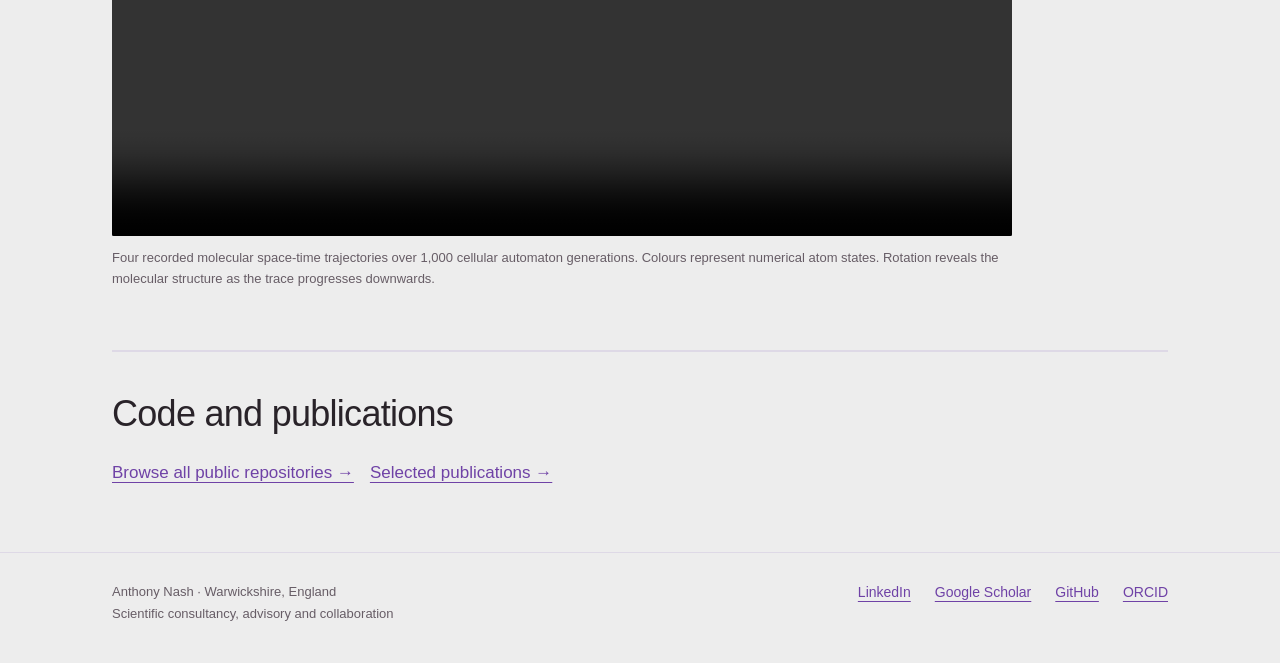
<file: research.html>
<!doctype html>
<html lang="en-GB"><head><meta charset="utf-8"><meta name="viewport" content="width=device-width, initial-scale=1">
<meta name="google-site-verification" content="pUQUqC7unUI2fWtByzZLzYiBhMAr6poU5VL-ZXD7ToI">
<title>Research &amp; projects | Dr Anthony Nash</title><meta name="description" content="Research in molecular simulation, quantum chemistry, metalloproteases, collagen and molecular graph cellular automata.">
<link rel="canonical" href="https://acnash.github.io/research.html"><link rel="stylesheet" href="assets/site.css?v=20261119-purple">
<meta property="og:title" content="Research &amp; projects | Dr Anthony Nash"><meta property="og:description" content="Research in molecular simulation, quantum chemistry, metalloproteases, collagen and molecular graph cellular automata."><meta property="og:type" content="website"><meta property="og:url" content="https://acnash.github.io/research.html">
</head><body><a class="skip" href="#main">Skip to content</a>
<header class="site-header"><div class="wrap"><div class="topline"><a class="brand" href="index.html">Dr Anthony Nash<small>Scientific leadership &amp; computational chemistry</small></a><a class="contact-link" href="mailto:info@acnash.co.uk">Discuss a collaboration</a></div><nav class="primary-nav" aria-label="Main navigation"><a href="index.html">Home</a><a href="experience.html">Experience</a><a href="publications.html">Selected publications</a><a href="education.html">Education</a><a href="research.html" aria-current="page">Research & projects</a></nav></div></header>
<main class="wrap" id="main"><header class="page-intro"><h1>Research interests and projects</h1><p class="lead">My research interests connect theoretical biophysics, physics-based computational chemistry and the emergence of complex behaviour through local interactions.</p></header><section class="research-block" id="chemistry"><h2>Molecular and quantum chemistry</h2><p>My interests include molecular dynamics, quantum chemistry and fragment molecular orbital analysis of open- and closed-shell systems, alongside methods for describing strongly correlated electronic systems. I am particularly interested in how computational methods can clarify the physical basis of molecular behaviour.</p></section><section class="research-block" id="metalloproteases"><h2>Metalloproteases and the extracellular matrix</h2><p>My biological interests centre on matrix metalloproteases, particularly MMP1 and the membrane-anchored MMP14, together with membrane-protein interactions and lipid bilayer modelling.</p><h3>Collagen remodelling in osteogenesis imperfecta</h3><p>This project examines how changes in collagen structure affect its interaction with MMP1. It uses molecular simulation to investigate structural questions motivated by osteogenesis imperfecta, while keeping molecular observations distinct from claims about disease causation.</p><a href="https://github.com/acnash/mmp1-collagen-oi-adaptive-md">Explore the collagen research repository →</a></section><section class="research-block" id="complexity"><h2>Complexity and molecular space-time</h2><p>My interest in complexity theory has led me to fractal geometry, Lindenmayer systems and <a href="https://github.com/acnash/Strange-Matter-Engine">cellular automata</a>. I explore how these mathematical ideas connect with chemistry and the life sciences, particularly how local interactions generate organised behaviour across a larger system.</p><h3>Strange Matter Engine</h3><p>Molecular graph cellular automata pass numerical information between bonded atoms. Retaining the evolving states produces molecular space-time trajectories, which we can study as dynamical systems and use to construct predictive features.</p><div class="actions"><a href="https://github.com/acnash/Strange-Matter-Engine">Explore the repository →</a><a href="https://acnash.github.io/Strange-Matter-Engine/">Read the manuscript →</a></div><div class="wide-video"><figure><video controls autoplay muted loop playsinline preload="metadata" aria-label="Four recorded molecular space-time trajectories" aria-describedby="trajectory-caption"><source src="assets/molecular-space-time-four-trajectories.mp4" type="video/mp4"><p><a href="assets/molecular-space-time-four-trajectories.mp4">Watch the molecular space-time trajectories.</a></p></video><figcaption id="trajectory-caption">Four recorded molecular space-time trajectories over 1,000 cellular automaton generations. Colours represent numerical atom states. Rotation reveals the molecular structure as the trace progresses downwards.</figcaption></figure></div></section><section class="section"><h2>Code and publications</h2><div class="actions"><a href="https://github.com/acnash?tab=repositories">Browse all public repositories →</a><a href="publications.html">Selected publications →</a></div></section></main>
<footer class="site-footer"><div class="wrap"><p>Anthony Nash · Warwickshire, England<br>Scientific consultancy, advisory and collaboration</p><div class="profiles"><a href="https://www.linkedin.com/in/dr-anthony-nash-7050078/">LinkedIn</a><a href="https://scholar.google.com/citations?user=MZcEEh0AAAAJ&amp;hl=en">Google Scholar</a><a href="https://github.com/acnash">GitHub</a><a href="https://orcid.org/0000-0001-8212-0302">ORCID</a></div></div></footer>
</body></html>
</file>
<file: assets/site.css>
:root{color-scheme:light;--ink:#292329;--muted:#675d66;--accent:#6f42a6;--line:#ded9e6;--wash:#f1edf7;--paper:#ededed;--sans:'Helvetica Neue',Helvetica,Arial,sans-serif}
*{box-sizing:border-box}html{scroll-padding-top:120px}body{margin:0;background:var(--paper);color:var(--ink);font:17px/1.7 var(--sans)}a{color:var(--accent);text-underline-offset:4px}a:hover{color:#4f287d}a:focus-visible,button:focus-visible{outline:3px solid #9062c0;outline-offset:5px}p{margin:0 0 18px}h1,h2,h3{font-weight:500;line-height:1.2;margin:0 0 20px}h1,h2{font-family:var(--sans)}h1{font-size:clamp(36px,5vw,59px);letter-spacing:-.035em}h2{font-size:clamp(28px,3vw,36px);letter-spacing:-.02em}h3{font-size:21px;font-weight:600;line-height:1.4}ul{padding-left:22px}li{margin-bottom:9px}.wrap{max-width:1120px;margin:auto;padding:0 32px}.site-header{background:var(--paper);border-top:5px solid var(--accent);border-bottom:1px solid var(--line)}.topline{display:flex;align-items:center;justify-content:space-between;gap:24px;padding-top:24px;padding-bottom:20px}.brand{text-decoration:none;color:var(--ink);font:600 23px/1.4 var(--sans)}.brand small{display:block;font:12px/1.6 var(--sans);letter-spacing:.1em;text-transform:uppercase;color:var(--muted)}.contact-link{font-size:14px;font-weight:600}.primary-nav{display:flex;flex-wrap:wrap;gap:8px 30px;padding-bottom:0}.primary-nav a{font-size:15px;text-decoration:none;padding:10px 0 15px;border-bottom:3px solid transparent;color:var(--muted)}.primary-nav a:hover{color:var(--accent)}.primary-nav a[aria-current=page]{border-color:var(--accent);color:var(--accent);font-weight:700}.skip{position:absolute;left:20px;top:-100px;background:var(--paper);padding:12px;z-index:10}.skip:focus{top:8px}.hero{display:grid;grid-template-columns:minmax(0,1.7fr) minmax(230px,1fr);gap:64px;padding:64px 0 52px;align-items:start}.eyebrow{font-size:12px;text-transform:uppercase;letter-spacing:.14em;color:var(--accent);font-weight:700;margin-bottom:18px}.lead{font-size:20px;line-height:1.65;max-width:none}.hero aside{background:var(--wash);padding:28px 30px;border-top:3px solid var(--accent)}.hero aside h2{font-size:27px}.hero aside p{font-size:15px}.hero aside dl{margin:0}.hero aside dt{font-size:12px;text-transform:uppercase;letter-spacing:.07em;color:var(--muted);margin-top:19px}.hero aside dd{font-size:17px;margin:4px 0 0;font-weight:600}.actions{display:flex;gap:16px;align-items:center;flex-wrap:wrap;margin-top:24px}.button{display:inline-block;background:var(--accent);color:white;text-decoration:none;padding:11px 20px;font-size:15px;font-weight:600;border:1px solid var(--accent)}.button:hover{background:#4f287d;color:white}.button.secondary{background:transparent;color:var(--accent)}.section{padding:40px 0;border-top:1px solid var(--line)}.section-heading{display:flex;align-items:baseline;justify-content:space-between;gap:22px}.section-heading a{font-size:14px;white-space:nowrap}.columns{display:grid;grid-template-columns:repeat(3,minmax(0,1fr));gap:32px}.columns p{font-size:16px}.columns h3{font-size:19px}.number{font-size:12px;color:var(--accent);font-weight:700;letter-spacing:.1em;display:block;margin-bottom:12px}.feature{display:grid;grid-template-columns:1fr 1fr;gap:40px;align-items:start}.feature h3{font:500 27px/1.35 var(--sans)}.feature p{font-size:16px}.meta{font-size:14px!important;color:var(--muted)}video{display:block;width:100%;height:auto;background:#071426;border-radius:2px}figure{margin:0}figcaption{font-size:13px;color:var(--muted);line-height:1.6;margin-top:12px}.profiles{display:flex;gap:12px 24px;flex-wrap:wrap;font-size:14px}.page-intro{padding:52px 0 34px;border-bottom:1px solid var(--line)}.page-intro h1{font-size:48px}.page-intro p{max-width:none}.role{display:grid;grid-template-columns:240px 1fr;gap:40px;padding:32px 0;border-bottom:1px solid var(--line)}.role h3{margin-bottom:8px}.role .organisation{font-size:16px;color:var(--accent);font-weight:600}.role .role-note{font-size:14px;color:var(--muted)}.role p:last-child,.role ul:last-child{margin-bottom:0}.role ul{margin-top:12px}.section-label{padding-top:42px;font-size:27px}.reading{max-width:none}.publication-list{list-style:none;padding:0;margin:0}.publication-list li{display:grid;grid-template-columns:62px 1fr;gap:22px;padding:29px 0;border-bottom:1px solid var(--line);margin:0}.pub-num{font:26px var(--sans);color:#82748f;padding-top:6px}.publication-list h2{font-size:25px;margin:10px 0 12px;line-height:1.35}.publication-list h2 a{color:var(--ink);text-decoration:none}.publication-list h2 a:hover{text-decoration:underline;color:var(--accent)}.publication-list p{margin-bottom:10px;font-size:16px}.pub-top{display:flex;gap:12px;flex-wrap:wrap;align-items:center;font-size:14px;color:var(--muted)}.badge{display:inline-block;background:var(--wash);color:#59348a;font-size:12px;padding:3px 9px;font-weight:600}.publication-list .authors{font-size:14px;color:var(--muted)}.paper-link{font-size:14px;font-weight:600}.research-block{padding:32px 0;border-bottom:1px solid var(--line)}.research-block h2{font-size:29px}.research-block p{max-width:none}.wide-video{max-width:900px;margin:28px 0}.contact-panel{padding:32px;background:var(--wash);margin:40px 0}.contact-panel h2{font-size:28px}.contact-panel p{max-width:none}.site-footer{border-top:1px solid var(--line);padding:28px 0 38px;font-size:13px;color:var(--muted);margin-top:24px}.site-footer .wrap{display:flex;justify-content:space-between;gap:24px;flex-wrap:wrap}.site-footer p{margin:0}.quiet{color:var(--muted);font-size:14px}.education-record{padding:32px 0;border-bottom:1px solid var(--line);max-width:none}.education-record h2{font-size:29px}.education-record .meta{margin-top:-10px}.anchor-target{scroll-margin-top:20px}
@media(max-width:800px){.hero{gap:28px;grid-template-columns:1.4fr 1fr}.role{grid-template-columns:190px 1fr;gap:24px}.columns{gap:20px}.feature{gap:26px}.wrap{padding:0 24px}}
@media(max-width:620px){body{font-size:16px}.wrap{padding:0 21px}.topline{align-items:start;padding-top:19px;gap:12px}.brand{font-size:21px}.brand small{font-size:10px;letter-spacing:.07em}.contact-link{font-size:12px;max-width:95px;text-align:right}.primary-nav{gap:0 22px}.primary-nav a{font-size:14px;padding:10px 0}.hero{grid-template-columns:1fr;padding-top:36px;gap:28px}.hero h1{font-size:39px}.hero aside{padding:22px}.lead{font-size:18px}.columns,.feature,.role{grid-template-columns:1fr}.columns{gap:18px}.section{padding:30px 0}.section-heading{display:block}.section-heading a{display:inline-block;margin-bottom:18px}.page-intro{padding-top:36px}.page-intro h1{font-size:38px}.role{gap:10px;padding:25px 0}.role h3{margin-bottom:3px}.publication-list li{grid-template-columns:30px 1fr;gap:12px}.publication-list h2{font-size:22px}.pub-num{font-size:21px}.contact-panel{padding:24px}.site-footer .wrap{gap:15px}}
@media(prefers-reduced-motion:reduce){html{scroll-behavior:auto}}
@media print{.primary-nav,.contact-link,.actions,.skip,video{display:none}.wrap{max-width:none;padding:0}.site-header{border-top:0}.hero{padding:24px 0}.section,.role{break-inside:avoid}a{color:#111;text-decoration:none}body{font-size:11pt}.site-footer{font-size:9pt}.page-intro h1{font-size:30pt}}
</file>
